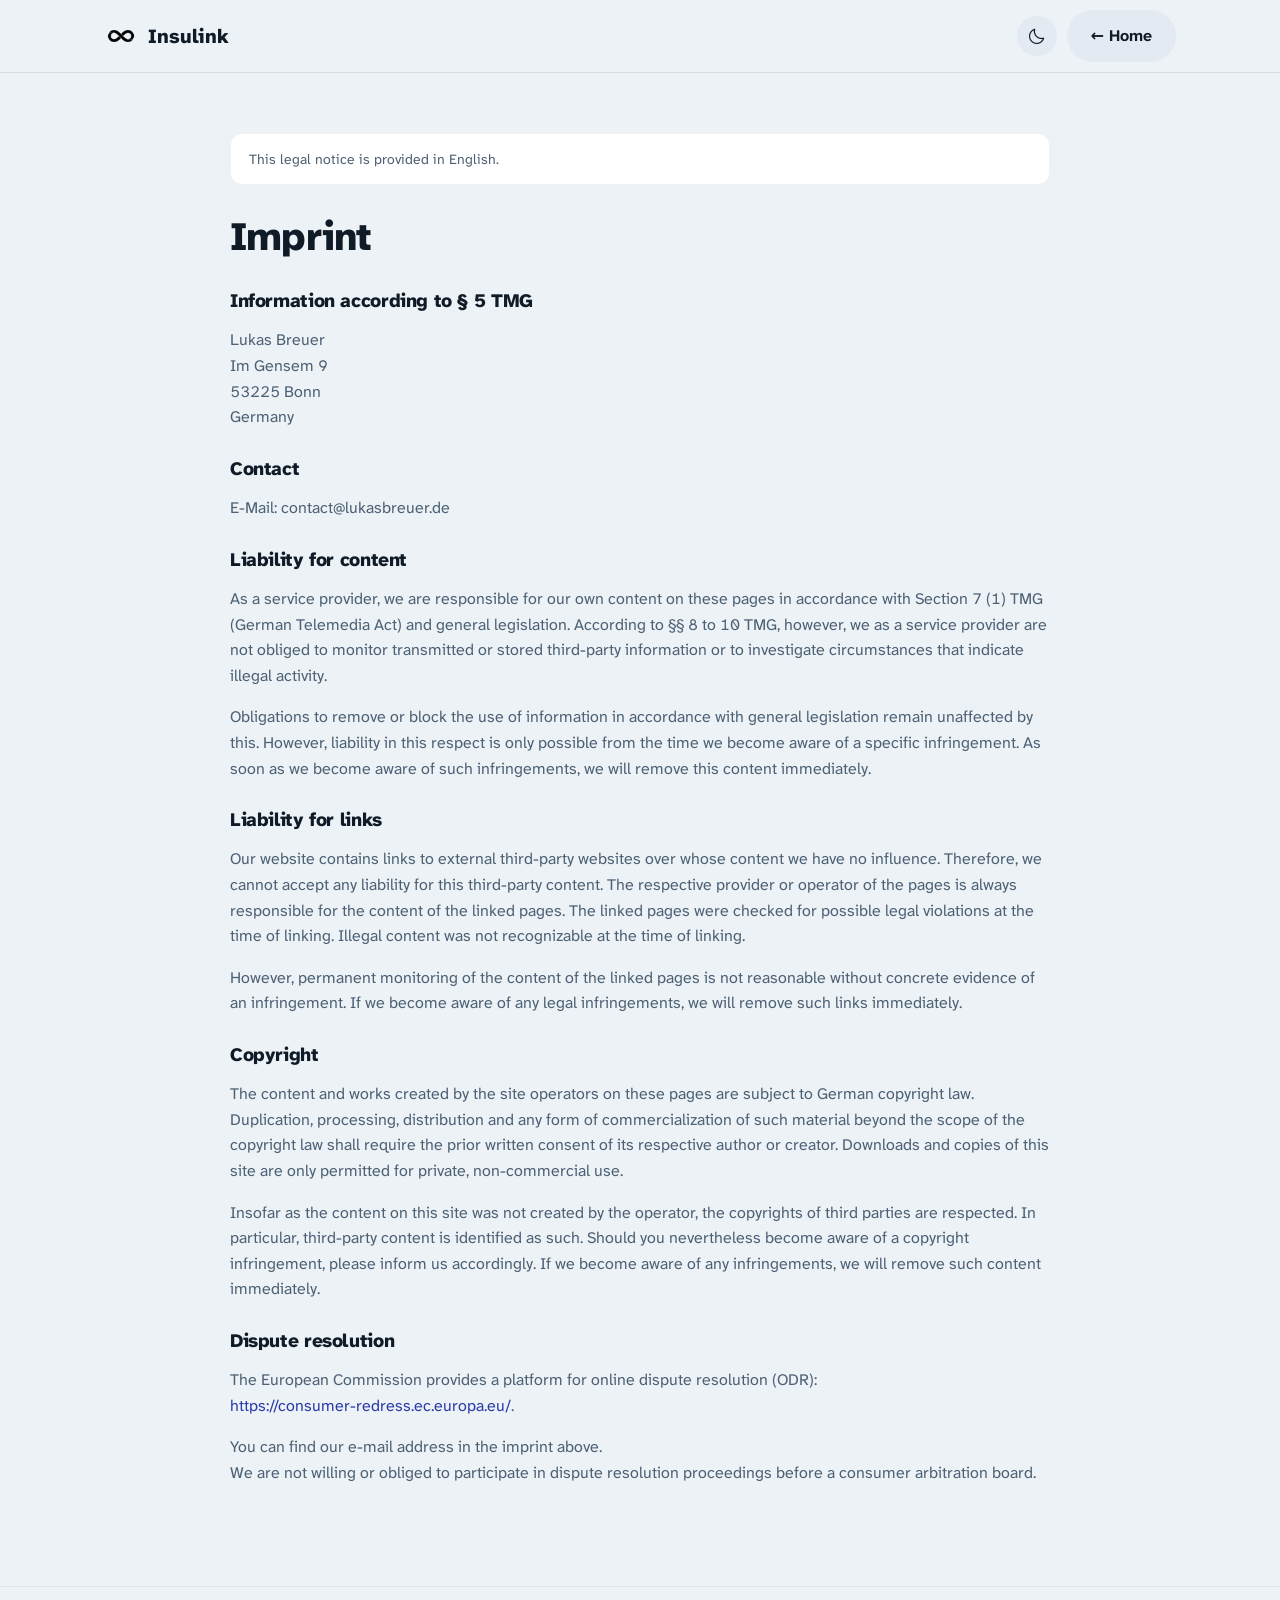
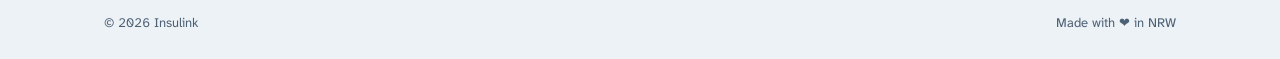
<file: imprint.html>
<!DOCTYPE html>
<html lang="en" data-theme="dark">
<head>
  <meta charset="UTF-8">
  <meta name="viewport" content="width=device-width, initial-scale=1">
  <meta name="robots" content="index, follow">
  <title>Imprint — Insulink</title>
  <link rel="canonical" href="https://insulink.de/imprint.html">
  <link rel="icon" href="assets/img/favicon.png" type="image/png">
  <link rel="preload" href="assets/fonts/phosphor-subset.woff2" as="font" type="font/woff2" crossorigin>
  <link rel="stylesheet" href="assets/css/style.css">
  <script>
    (function () {
      var t = localStorage.getItem("insulink-theme");
      if (t !== "dark" && t !== "light") {
        t = window.matchMedia && window.matchMedia("(prefers-color-scheme: light)").matches ? "light" : "dark";
      }
      document.documentElement.setAttribute("data-theme", t);
    })();
  </script>
</head>
<body>
  <header class="site-header">
    <div class="wrap">
      <a class="brand" href="index.html"><img src="assets/img/logo-white.png" alt="Insulink logo">Insulink</a>
      <div class="header-actions">
        <button class="icon-btn" id="theme-toggle" aria-label="Switch theme">
          <i class="ph ph-sun theme-sun"></i><i class="ph ph-moon theme-moon"></i>
        </button>
        <a class="btn" href="index.html">← Home</a>
      </div>
    </div>
  </header>
  <main class="legal">
    <p class="lang-note">This legal notice is provided in English.</p>

      <h1 class="text-center mt-5 mb-5">Imprint</h1>
      <h3>Information according to § 5 TMG</h3>
      <p>
        Lukas Breuer<br>
        Im Gensem 9<br>
        53225 Bonn<br>
        Germany
      </p>
      <h3 class="mt-5">Contact</h3>
      <p>
        E-Mail: contact@lukasbreuer.de
      </p>
      <h3 class="mt-5">Liability for content</h3>
      <p>
        As a service provider, we are responsible for our own content on these pages in accordance with Section 7 (1) TMG (German Telemedia Act) and general legislation. According to §§ 8 to 10 TMG, however, we as a service provider are not obliged to monitor transmitted or stored third-party information or to investigate circumstances that indicate illegal activity.
      </p>
      <p>
        Obligations to remove or block the use of information in accordance with general legislation remain unaffected by this. However, liability in this respect is only possible from the time we become aware of a specific infringement. As soon as we become aware of such infringements, we will remove this content immediately.
      </p>
      <h3 class="mt-5">Liability for links</h3>
      <p>
        Our website contains links to external third-party websites over whose content we have no influence. Therefore, we cannot accept any liability for this third-party content. The respective provider or operator of the pages is always responsible for the content of the linked pages. The linked pages were checked for possible legal violations at the time of linking. Illegal content was not recognizable at the time of linking.
      </p>
      <p>
        However, permanent monitoring of the content of the linked pages is not reasonable without concrete evidence of an infringement. If we become aware of any legal infringements, we will remove such links immediately.
      </p>
      <h3 class="mt-5">Copyright</h3>
      <p>
        The content and works created by the site operators on these pages are subject to German copyright law. Duplication, processing, distribution and any form of commercialization of such material beyond the scope of the copyright law shall require the prior written consent of its respective author or creator. Downloads and copies of this site are only permitted for private, non-commercial use.
      </p>
      <p>
        Insofar as the content on this site was not created by the operator, the copyrights of third parties are respected. In particular, third-party content is identified as such. Should you nevertheless become aware of a copyright infringement, please inform us accordingly. If we become aware of any infringements, we will remove such content immediately.
      </p>
      <h3 class="mt-5">Dispute resolution</h3>
      <p>
        The European Commission provides a platform for online dispute resolution (ODR):<br>
        <a href="https://consumer-redress.ec.europa.eu/" target="_blank" rel="noopener noreferrer">https://consumer-redress.ec.europa.eu/</a>.
      </p>
      <p class="mb-5">
        You can find our e-mail address in the imprint above.<br>
        We are not willing or obliged to participate in dispute resolution proceedings before a consumer arbitration board.
      </p>
  </main>
  <footer class="site-footer">
    <div class="wrap">
      <div class="footer-bottom">
        <span>© <span id="year">2026</span> Insulink</span>
        <span>Made with ❤️ in NRW</span>
      </div>
    </div>
  </footer>
  <script>document.getElementById("year").textContent = new Date().getFullYear();</script>
  <script src="assets/js/main.js"></script>
</body>
</html>
</file>
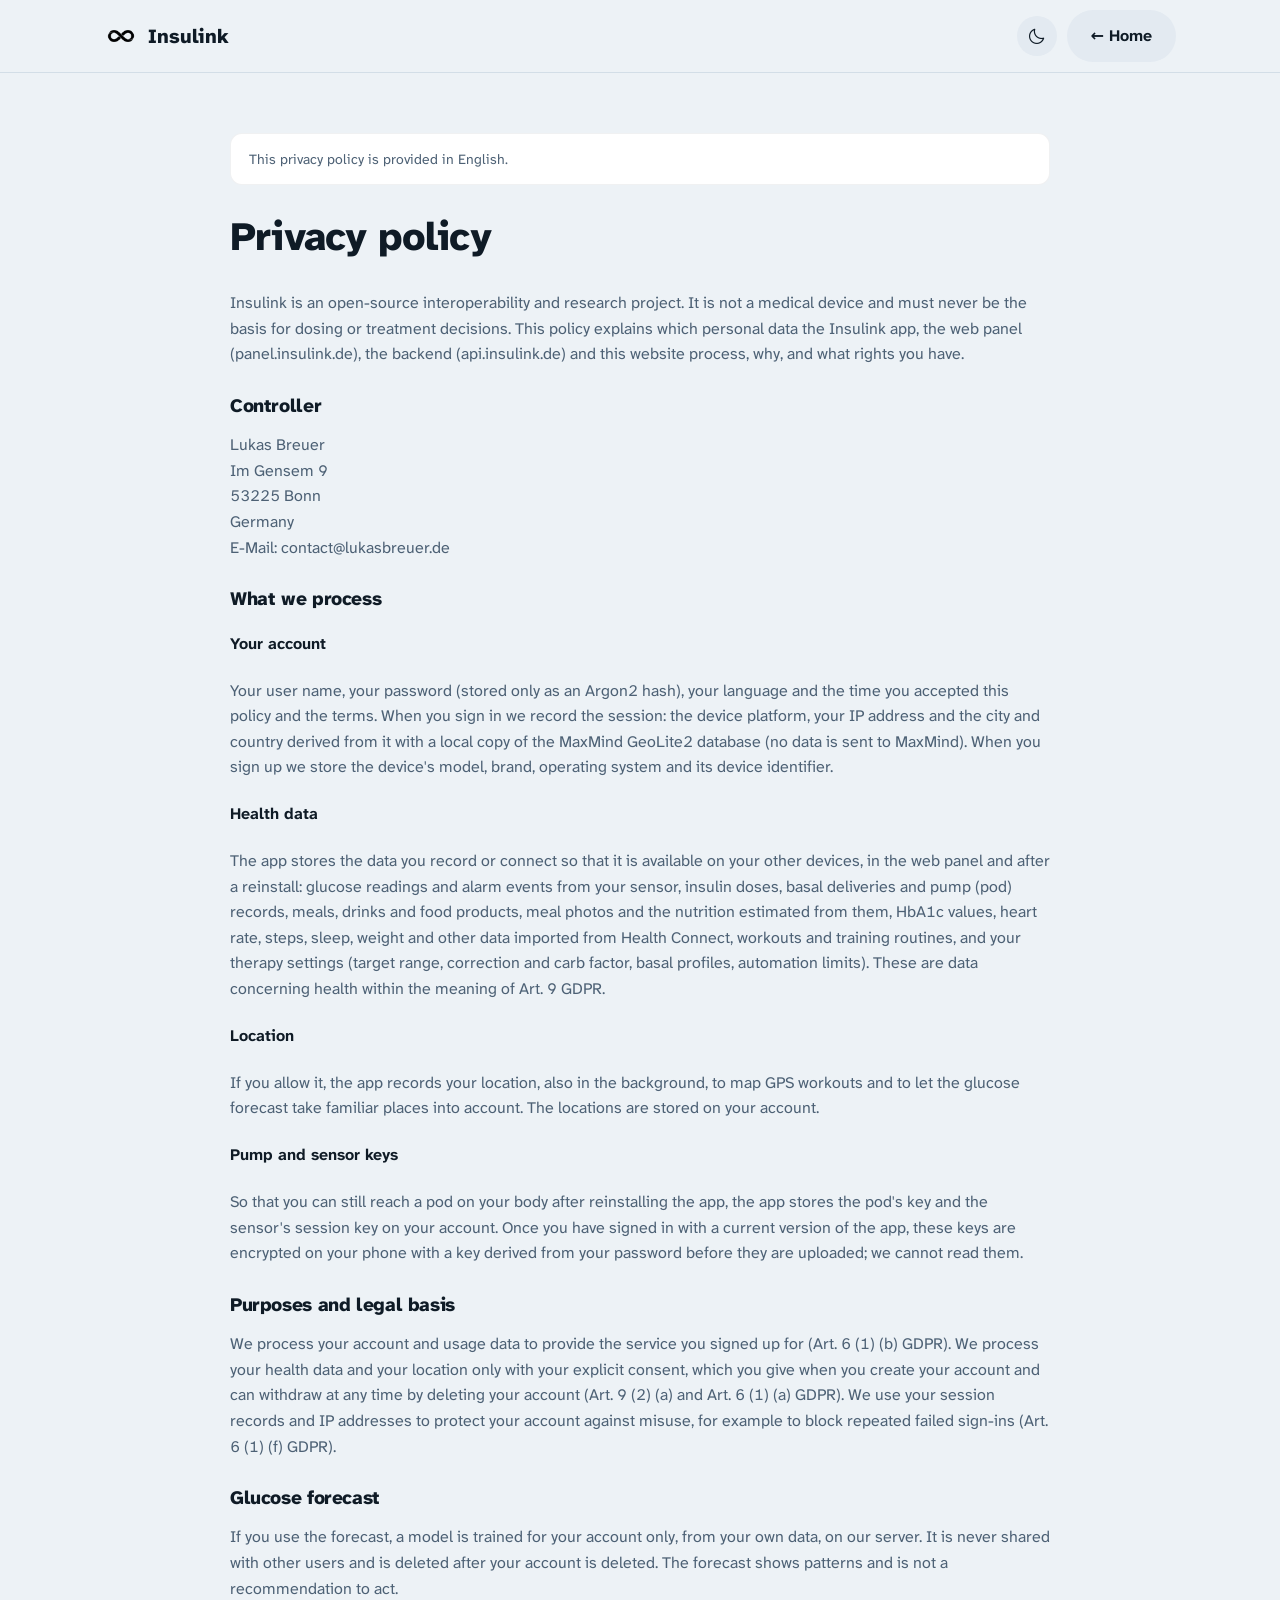
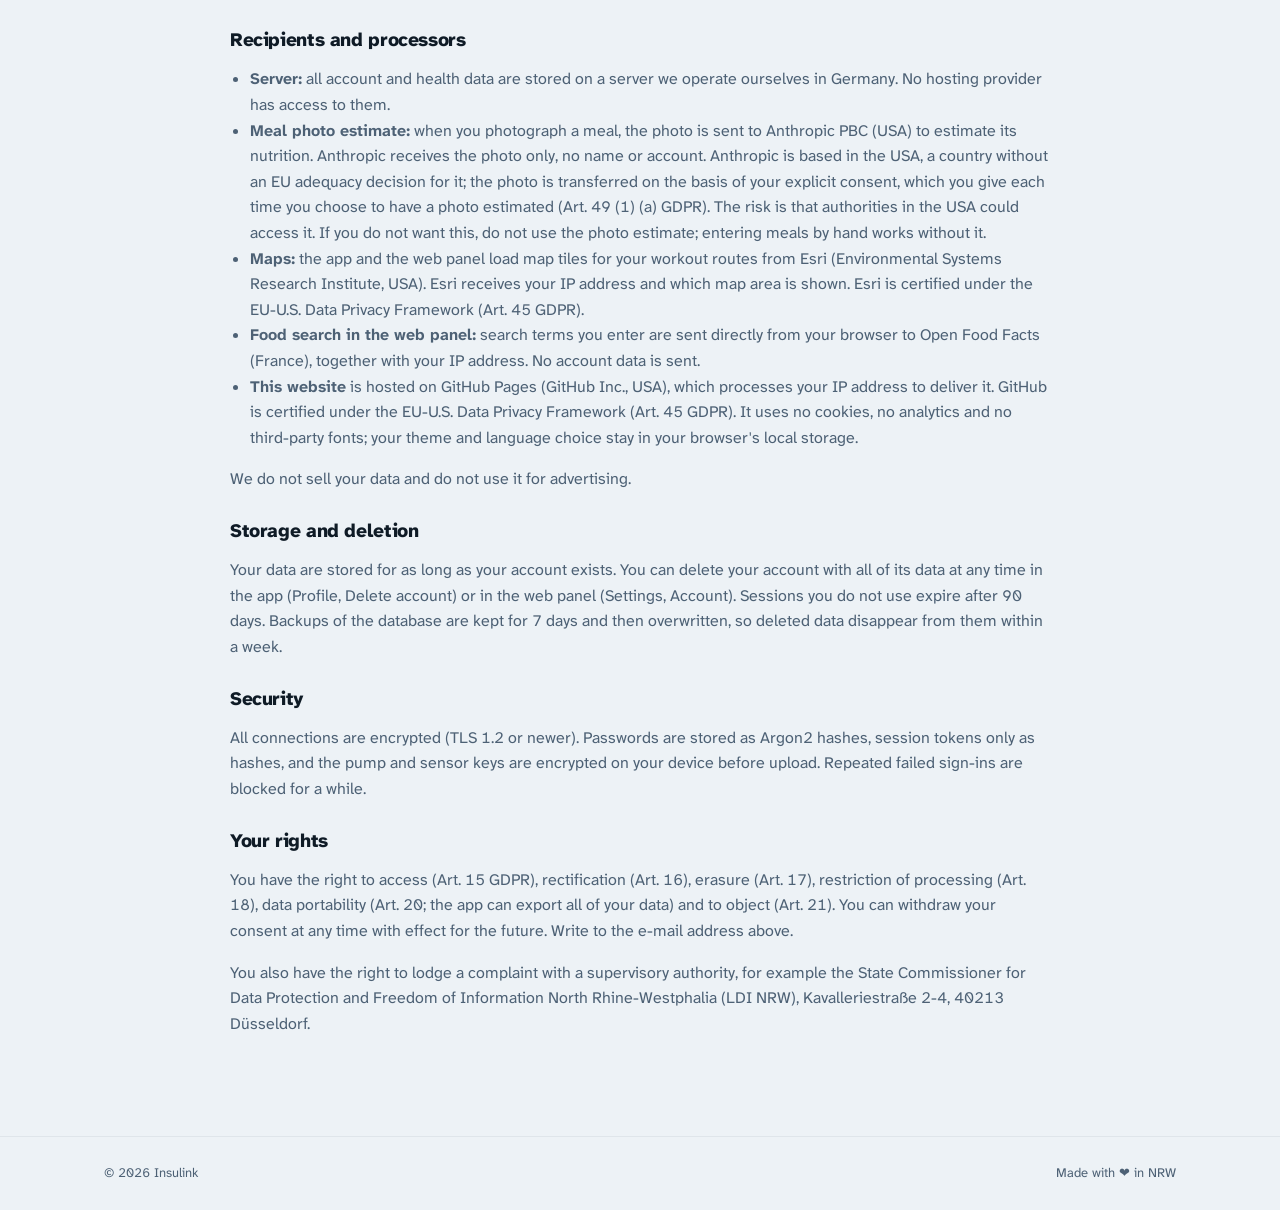
<file: privacy.html>
<!DOCTYPE html>
<html lang="en" data-theme="dark">
<head>
  <meta charset="UTF-8">
  <meta name="viewport" content="width=device-width, initial-scale=1">
  <meta name="robots" content="index, follow">
  <title>Privacy policy — Insulink</title>
  <link rel="canonical" href="https://insulink.de/privacy.html">
  <link rel="icon" href="assets/img/favicon.png" type="image/png">
  <link rel="preload" href="assets/fonts/phosphor-subset.woff2" as="font" type="font/woff2" crossorigin>
  <link rel="stylesheet" href="assets/css/style.css">
  <script>
    (function () {
      var t = localStorage.getItem("insulink-theme");
      if (t !== "dark" && t !== "light") {
        t = window.matchMedia && window.matchMedia("(prefers-color-scheme: light)").matches ? "light" : "dark";
      }
      document.documentElement.setAttribute("data-theme", t);
    })();
  </script>
</head>
<body>
  <header class="site-header">
    <div class="wrap">
      <a class="brand" href="index.html"><img src="assets/img/logo-white.png" alt="Insulink logo">Insulink</a>
      <div class="header-actions">
        <button class="icon-btn" id="theme-toggle" aria-label="Switch theme">
          <i class="ph ph-sun theme-sun"></i><i class="ph ph-moon theme-moon"></i>
        </button>
        <a class="btn" href="index.html">← Home</a>
      </div>
    </div>
  </header>
  <main class="legal">
    <p class="lang-note">This privacy policy is provided in English.</p>

      <h1 class="text-center mt-5 mb-5">Privacy policy</h1>
      <p>
        Insulink is an open-source interoperability and research project. It is not a medical device and must never be the basis for dosing or treatment decisions.
        This policy explains which personal data the Insulink app, the web panel (panel.insulink.de), the backend (api.insulink.de) and this website process, why, and what rights you have.
      </p>

      <h3 class="mt-5">Controller</h3>
      <p>
        Lukas Breuer<br>
        Im Gensem 9<br>
        53225 Bonn<br>
        Germany<br>
        E-Mail: contact@lukasbreuer.de
      </p>

      <h3 class="mt-5">What we process</h3>
      <h4>Your account</h4>
      <p>
        Your user name, your password (stored only as an Argon2 hash), your language and the time you accepted this policy and the terms.
        When you sign in we record the session: the device platform, your IP address and the city and country derived from it with a local copy of the MaxMind GeoLite2 database (no data is sent to MaxMind).
        When you sign up we store the device's model, brand, operating system and its device identifier.
      </p>
      <h4>Health data</h4>
      <p>
        The app stores the data you record or connect so that it is available on your other devices, in the web panel and after a reinstall:
        glucose readings and alarm events from your sensor, insulin doses, basal deliveries and pump (pod) records, meals, drinks and food products, meal photos and the nutrition estimated from them,
        HbA1c values, heart rate, steps, sleep, weight and other data imported from Health Connect, workouts and training routines, and your therapy settings (target range, correction and carb factor, basal profiles, automation limits).
        These are data concerning health within the meaning of Art. 9 GDPR.
      </p>
      <h4>Location</h4>
      <p>
        If you allow it, the app records your location, also in the background, to map GPS workouts and to let the glucose forecast take familiar places into account. The locations are stored on your account.
      </p>
      <h4>Pump and sensor keys</h4>
      <p>
        So that you can still reach a pod on your body after reinstalling the app, the app stores the pod's key and the sensor's session key on your account.
        Once you have signed in with a current version of the app, these keys are encrypted on your phone with a key derived from your password before they are uploaded; we cannot read them.
      </p>

      <h3 class="mt-5">Purposes and legal basis</h3>
      <p>
        We process your account and usage data to provide the service you signed up for (Art. 6 (1) (b) GDPR).
        We process your health data and your location only with your explicit consent, which you give when you create your account and can withdraw at any time by deleting your account (Art. 9 (2) (a) and Art. 6 (1) (a) GDPR).
        We use your session records and IP addresses to protect your account against misuse, for example to block repeated failed sign-ins (Art. 6 (1) (f) GDPR).
      </p>

      <h3 class="mt-5">Glucose forecast</h3>
      <p>
        If you use the forecast, a model is trained for your account only, from your own data, on our server. It is never shared with other users and is deleted after your account is deleted.
        The forecast shows patterns and is not a recommendation to act.
      </p>

      <h3 class="mt-5">Recipients and processors</h3>
      <ul>
        <li><strong>Server:</strong> all account and health data are stored on a server we operate ourselves in Germany. No hosting provider has access to them.</li>
        <li><strong>Meal photo estimate:</strong> when you photograph a meal, the photo is sent to Anthropic PBC (USA) to estimate its nutrition. Anthropic receives the photo only, no name or account. Anthropic is based in the USA, a country without an EU adequacy decision for it; the photo is transferred on the basis of your explicit consent, which you give each time you choose to have a photo estimated (Art. 49 (1) (a) GDPR). The risk is that authorities in the USA could access it. If you do not want this, do not use the photo estimate; entering meals by hand works without it.</li>
        <li><strong>Maps:</strong> the app and the web panel load map tiles for your workout routes from Esri (Environmental Systems Research Institute, USA). Esri receives your IP address and which map area is shown. Esri is certified under the EU-U.S. Data Privacy Framework (Art. 45 GDPR).</li>
        <li><strong>Food search in the web panel:</strong> search terms you enter are sent directly from your browser to Open Food Facts (France), together with your IP address. No account data is sent.</li>
        <li><strong>This website</strong> is hosted on GitHub Pages (GitHub Inc., USA), which processes your IP address to deliver it. GitHub is certified under the EU-U.S. Data Privacy Framework (Art. 45 GDPR). It uses no cookies, no analytics and no third-party fonts; your theme and language choice stay in your browser's local storage.</li>
      </ul>
      <p>We do not sell your data and do not use it for advertising.</p>

      <h3 class="mt-5">Storage and deletion</h3>
      <p>
        Your data are stored for as long as your account exists. You can delete your account with all of its data at any time in the app (Profile, Delete account) or in the web panel (Settings, Account).
        Sessions you do not use expire after 90 days. Backups of the database are kept for 7 days and then overwritten, so deleted data disappear from them within a week.
      </p>

      <h3 class="mt-5">Security</h3>
      <p>
        All connections are encrypted (TLS 1.2 or newer). Passwords are stored as Argon2 hashes, session tokens only as hashes, and the pump and sensor keys are encrypted on your device before upload.
        Repeated failed sign-ins are blocked for a while.
      </p>

      <h3 class="mt-5">Your rights</h3>
      <p>
        You have the right to access (Art. 15 GDPR), rectification (Art. 16), erasure (Art. 17), restriction of processing (Art. 18), data portability (Art. 20; the app can export all of your data) and to object (Art. 21).
        You can withdraw your consent at any time with effect for the future. Write to the e-mail address above.
      </p>
      <p class="mb-5">
        You also have the right to lodge a complaint with a supervisory authority, for example the State Commissioner for Data Protection and Freedom of Information North Rhine-Westphalia (LDI NRW), Kavalleriestraße 2-4, 40213 Düsseldorf.
      </p>
  </main>
  <footer class="site-footer">
    <div class="wrap">
      <div class="footer-bottom">
        <span>© <span id="year">2026</span> Insulink</span>
        <span>Made with ❤️ in NRW</span>
      </div>
    </div>
  </footer>
  <script>document.getElementById("year").textContent = new Date().getFullYear();</script>
  <script src="assets/js/main.js"></script>
</body>
</html>
</file>
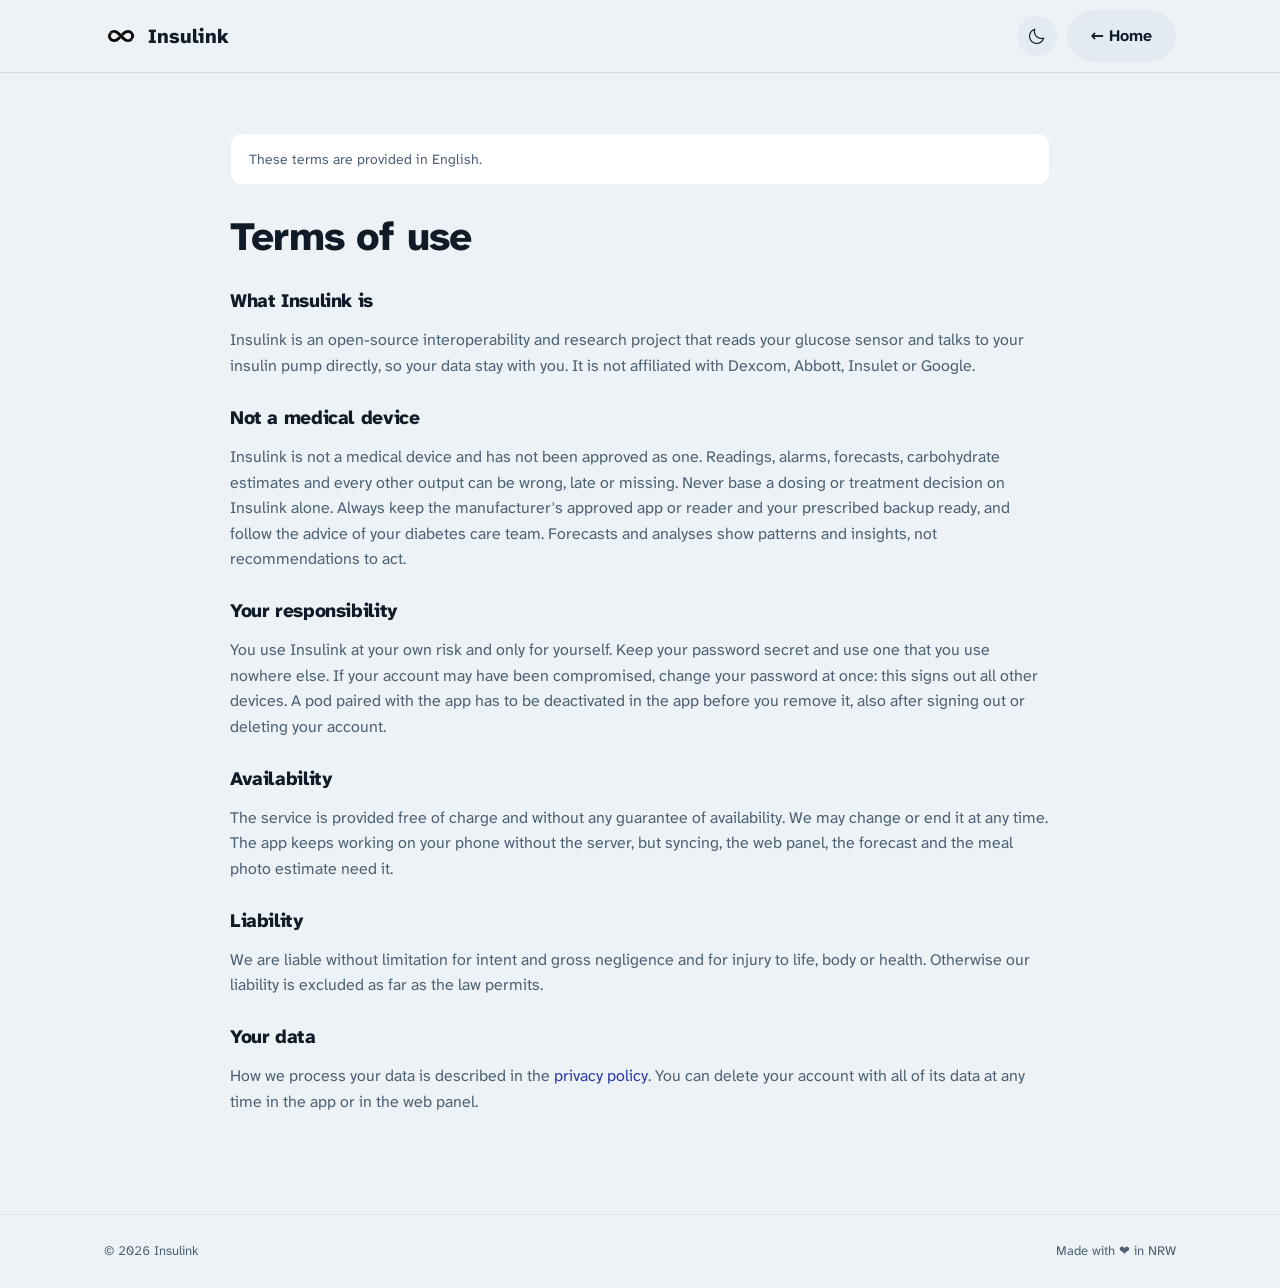
<file: terms.html>
<!DOCTYPE html>
<html lang="en" data-theme="dark">
<head>
  <meta charset="UTF-8">
  <meta name="viewport" content="width=device-width, initial-scale=1">
  <meta name="robots" content="index, follow">
  <title>Terms of use — Insulink</title>
  <link rel="canonical" href="https://insulink.de/terms.html">
  <link rel="icon" href="assets/img/favicon.png" type="image/png">
  <link rel="preload" href="assets/fonts/phosphor-subset.woff2" as="font" type="font/woff2" crossorigin>
  <link rel="stylesheet" href="assets/css/style.css">
  <script>
    (function () {
      var t = localStorage.getItem("insulink-theme");
      if (t !== "dark" && t !== "light") {
        t = window.matchMedia && window.matchMedia("(prefers-color-scheme: light)").matches ? "light" : "dark";
      }
      document.documentElement.setAttribute("data-theme", t);
    })();
  </script>
</head>
<body>
  <header class="site-header">
    <div class="wrap">
      <a class="brand" href="index.html"><img src="assets/img/logo-white.png" alt="Insulink logo">Insulink</a>
      <div class="header-actions">
        <button class="icon-btn" id="theme-toggle" aria-label="Switch theme">
          <i class="ph ph-sun theme-sun"></i><i class="ph ph-moon theme-moon"></i>
        </button>
        <a class="btn" href="index.html">← Home</a>
      </div>
    </div>
  </header>
  <main class="legal">
    <p class="lang-note">These terms are provided in English.</p>

      <h1 class="text-center mt-5 mb-5">Terms of use</h1>

      <h3 class="mt-5">What Insulink is</h3>
      <p>
        Insulink is an open-source interoperability and research project that reads your glucose sensor and talks to your insulin pump directly, so your data stay with you.
        It is not affiliated with Dexcom, Abbott, Insulet or Google.
      </p>

      <h3 class="mt-5">Not a medical device</h3>
      <p>
        Insulink is not a medical device and has not been approved as one. Readings, alarms, forecasts, carbohydrate estimates and every other output can be wrong, late or missing.
        Never base a dosing or treatment decision on Insulink alone. Always keep the manufacturer's approved app or reader and your prescribed backup ready, and follow the advice of your diabetes care team.
        Forecasts and analyses show patterns and insights, not recommendations to act.
      </p>

      <h3 class="mt-5">Your responsibility</h3>
      <p>
        You use Insulink at your own risk and only for yourself. Keep your password secret and use one that you use nowhere else.
        If your account may have been compromised, change your password at once: this signs out all other devices.
        A pod paired with the app has to be deactivated in the app before you remove it, also after signing out or deleting your account.
      </p>

      <h3 class="mt-5">Availability</h3>
      <p>
        The service is provided free of charge and without any guarantee of availability. We may change or end it at any time. The app keeps working on your phone without the server, but syncing, the web panel, the forecast and the meal photo estimate need it.
      </p>

      <h3 class="mt-5">Liability</h3>
      <p>
        We are liable without limitation for intent and gross negligence and for injury to life, body or health. Otherwise our liability is excluded as far as the law permits.
      </p>

      <h3 class="mt-5">Your data</h3>
      <p class="mb-5">
        How we process your data is described in the <a href="privacy.html">privacy policy</a>. You can delete your account with all of its data at any time in the app or in the web panel.
      </p>
  </main>
  <footer class="site-footer">
    <div class="wrap">
      <div class="footer-bottom">
        <span>© <span id="year">2026</span> Insulink</span>
        <span>Made with ❤️ in NRW</span>
      </div>
    </div>
  </footer>
  <script>document.getElementById("year").textContent = new Date().getFullYear();</script>
  <script src="assets/js/main.js"></script>
</body>
</html>
</file>
<file: assets/css/style.css>
/* Insulink: project homepage, styled like the app (insulink-app
   lib/src/theme/insulink_colors.dart and design/website/WEBSITE.md).
   Every colour is a token here; components never use a hex value. */

:root {
  --ground: #0F1B26;
  --panel: #152432;
  --panel-raised: #1A2C3D;
  --button-soft: #1E3042;
  --line: #26394B;
  --border: rgba(234, 241, 246, 0.08);
  --text: #EAF1F6;
  --muted: #97A9BA;
  --accent: #9DAEFF;
  --on-accent: #0F1B26;
  --accent-text: #C4CEFF;
  --range: #7CCB8F;
  --high: #F4B740;
  --high-text: var(--high);
  --low: #FF6B7F;
  --live: #7CCB8F;

  /* Bands and what floats on them (app, predictor, screens), the
     Zusammenspiel diagram. */
  --band: #132230;
  --card: #23394F;
  --card-ring: rgba(234, 241, 246, 0.16);
  --card-shadow: rgba(0, 0, 0, 0.45);
  --stage-shadow: rgba(0, 0, 0, 0.35);
  --recess: rgba(10, 18, 26, 0.55);
  --hairline: rgba(234, 241, 246, 0.12);
  --node: #2A4561;
  --node-ring: rgba(234, 241, 246, 0.20);
  --node-sub: #B3C2D1;
  --wire: rgba(234, 241, 246, 0.28);
  --diagram-top: #172A3D;
  --diagram-bottom: #122334;
  --diagram-edge: rgba(234, 241, 246, 0.10);
  --diagram-shadow: rgba(0, 0, 0, 0.35);
  --packet-forecast: #C9A7FF;
  --packet-dose: #2ED8B6;

  /* The hero and the closing call to action are accent in both themes, with
     navy on them: the light theme's accent would be too dark for navy text. */
  --brand: #9DAEFF;
  --navy: #0F1B26;
  --navy-78: rgba(15, 27, 38, 0.78);
  --navy-10: rgba(15, 27, 38, 0.10);
  --brand-button: rgba(255, 255, 255, 0.62);
  --navy-shadow: rgba(15, 27, 38, 0.45);
  --screen-shadow: rgba(0, 0, 0, 0.30);
  --on-navy: #EAF1F6;
  --phone: #0A131B;
  --phone-edge: rgba(234, 241, 246, 0.10);
  --phone-notch: #05090D;
  --on-navy-muted: #97A9BA;
  --on-navy-soft: #C9D5E0;
  --on-navy-edge: rgba(234, 241, 246, 0.06);
  --push-shadow: rgba(0, 0, 0, 0.25);
  /* The panel's browser window is dark in both themes, like its screenshot. */
  --window: #0A0B0E;
  --window-bar: #16181D;
  --window-dot: #3A3F48;
  --window-text: #9BA2AC;
  --window-edge: rgba(255, 255, 255, 0.06);
  --window-ring: rgba(234, 241, 246, 0.12);
  --window-pill: rgba(10, 11, 14, 0.78);
  --window-shadow: rgba(0, 0, 0, 0.55);

  --container: 1120px;
  --container-wide: 1200px;
  --gutter: 24px;
  --font: "Atkinson Hyperlegible Next", system-ui, sans-serif;

}

:root[data-theme="light"] {
  --ground: #EDF2F6;
  --panel: #FFFFFF;
  --panel-raised: #F5F8FB;
  --button-soft: #E3EAF1;
  --line: #D3DEE7;
  --border: rgba(15, 27, 38, 0.06);
  --text: #0F1B26;
  --muted: #4D6175;
  --accent: #3346C8;
  --on-accent: #FFFFFF;
  --accent-text: #2A3AA8;
  --range: #3B8A4F;
  --high: #A86A00;
  --high-text: #9A6100;
  --low: #C8293F;
  --band: #E3EAF1;
  --card: #FFFFFF;
  --card-ring: rgba(15, 27, 38, 0.08);
  --card-shadow: rgba(15, 27, 38, 0.14);
  --stage-shadow: rgba(15, 27, 38, 0.18);
  --recess: rgba(15, 27, 38, 0.08);
  --hairline: rgba(15, 27, 38, 0.10);
  --node: #FFFFFF;
  --node-ring: rgba(15, 27, 38, 0.14);
  --node-sub: #4D6175;
  --wire: rgba(15, 27, 38, 0.28);
  --diagram-top: #F5F8FB;
  --diagram-bottom: #EDF2F6;
  --diagram-edge: rgba(15, 27, 38, 0.08);
  --diagram-shadow: rgba(15, 27, 38, 0.10);
  --packet-forecast: #7A4FD0;
  --packet-dose: #13907A;
  --window-shadow: rgba(15, 27, 38, 0.16);
  --screen-shadow: rgba(15, 27, 38, 0.10);
}

* { box-sizing: border-box; }

html { scroll-behavior: smooth; }

body {
  margin: 0;
  background: var(--ground);
  color: var(--text);
  font-family: var(--font);
  font-variant-numeric: tabular-nums;
  line-height: 1.6;
  -webkit-font-smoothing: antialiased;
  overflow-x: hidden;
}

h1, h2, h3 { font-family: var(--font); font-weight: 800; line-height: 1.12; letter-spacing: -0.02em; }
a { color: inherit; text-decoration: none; }
img { max-width: 100%; }
.muted { color: var(--muted); }
svg.icon { flex: none; fill: none; stroke: currentColor; stroke-width: 2; stroke-linecap: round; stroke-linejoin: round; }

a:focus-visible, button:focus-visible, summary:focus-visible {
  outline: 3px solid var(--accent); outline-offset: 2px;
}
.hero a:focus-visible, .hero button:focus-visible { outline-color: var(--navy); }

.wrap {
  width: 100%; max-width: var(--container); margin: 0 auto;
  padding: 0 var(--gutter);
}
.wrap-wide { max-width: var(--container-wide); }

/* ---------- buttons: filled only, never an outline ---------- */
.btn {
  display: inline-flex; align-items: center; gap: 9px;
  height: 52px; padding: 0 24px; border: none; border-radius: 26px;
  background: var(--button-soft); color: var(--text);
  font: 700 16px/1 var(--font); white-space: nowrap; cursor: pointer;
  transition: filter 0.15s ease;
}
.btn:hover { filter: brightness(1.08); }
.btn-primary { background: var(--accent); color: var(--on-accent); }
.btn-ink { background: var(--navy); color: var(--on-navy); }
.btn-ink-soft { background: var(--brand-button); color: var(--navy); }
.btn-small { height: 40px; padding: 0 18px; border-radius: 20px; font-size: 15px; gap: 8px; }

.round-btn {
  display: inline-grid; place-items: center;
  min-width: 40px; height: 40px; padding: 0 14px; border: none; border-radius: 20px;
  background: var(--navy-10); color: var(--navy);
  font: 800 14px/1 var(--font); cursor: pointer;
}
.round-btn.square { padding: 0; }
.theme-moon { display: none; }
:root[data-theme="light"] .theme-sun { display: none; }
:root[data-theme="light"] .theme-moon { display: inline; }

.brand { display: inline-flex; align-items: center; gap: 10px; font-size: 20px; font-weight: 800; }

/* ---------- legal pages header (index.html has its nav in the hero) ---------- */
.site-header { background: var(--ground); border-bottom: 1px solid var(--line); }
.site-header .wrap { display: flex; align-items: center; gap: 20px; height: 72px; }
.brand img { width: 34px; height: 34px; }
:root[data-theme="light"] .brand img { content: url("../img/logo-black.png"); }
.header-actions { display: flex; align-items: center; gap: 10px; margin-left: auto; }
.icon-btn {
  display: inline-flex; align-items: center; justify-content: center;
  width: 40px; height: 40px; border: none; border-radius: 20px;
  background: var(--button-soft); color: var(--text); cursor: pointer;
}

/* ---------- Phosphor icons (legal pages and older sections) ---------- */
/* A self-hosted subset of Phosphor Regular 2.1.1 holding only the glyphs below.
   A new icon needs its codepoint here and in the subset; how to regenerate it:
   README. */
/* Atkinson Hyperlegible Next (OFL), served from here instead of Google Fonts,
   so no visitor's address goes to Google. Variable weight, Google's subsets. */
@font-face {
  font-family: "Atkinson Hyperlegible Next";
  font-weight: 400 800;
  font-display: swap;
  src: url("../fonts/atkinson-hyperlegible-next-latin-ext.woff2") format("woff2");
  unicode-range: U+0100-02BA, U+02BD-02C5, U+02C7-02CC, U+02CE-02D7, U+02DD-02FF, U+0304, U+0308, U+0329, U+1D00-1DBF, U+1E00-1E9F, U+1EF2-1EFF, U+2020, U+20A0-20AB, U+20AD-20C4, U+2113, U+2C60-2C7F, U+A720-A7FF;
}
@font-face {
  font-family: "Atkinson Hyperlegible Next";
  font-weight: 400 800;
  font-display: swap;
  src: url("../fonts/atkinson-hyperlegible-next-latin.woff2") format("woff2");
  unicode-range: U+0000-00FF, U+0131, U+0152-0153, U+02BB-02BC, U+02C6, U+02DA, U+02DC, U+0304, U+0308, U+0329, U+2000-206F, U+20AC, U+2122, U+2191, U+2193, U+2212, U+2215, U+FEFF, U+FFFD;
}
@font-face {
  font-family: "Phosphor";
  src: url("../fonts/phosphor-subset.woff2") format("woff2");
  font-display: swap;
}
.ph {
  font-family: "Phosphor" !important; speak: never;
  font-style: normal; font-weight: normal; line-height: 1;
  -webkit-font-smoothing: antialiased; -moz-osx-font-smoothing: grayscale;
}
.ph-broadcast::before { content: "\e0f2"; }
.ph-caret-left::before { content: "\e138"; }
.ph-caret-right::before { content: "\e13a"; }
.ph-chart-line-up::before { content: "\e156"; }
.ph-code::before { content: "\e1bc"; }
.ph-database::before { content: "\e1de"; }
.ph-lightbulb::before { content: "\e2dc"; }
.ph-list::before { content: "\e2f0"; }
.ph-moon::before { content: "\e330"; }
.ph-pulse::before { content: "\e000"; }
.ph-shield-warning::before { content: "\e412"; }
.ph-sign-in::before { content: "\e428"; }
.ph-squares-four::before { content: "\e464"; }
.ph-sun::before { content: "\e472"; }
.ph-x::before { content: "\e4f6"; }
.icon-btn .ph { font-size: 19px; line-height: 1; }
.btn .ph { font-size: 17px; line-height: 1; }

/* ---------- hero: accent surface, nav on it, the live app on the right ---------- */
/* Fixed spacing, no viewport height: at 1440 x 900 the whole phone fits. */
.hero { background: var(--brand); color: var(--navy); overflow: hidden; }
.hero-nav {
  display: flex; flex-wrap: wrap; align-items: center; gap: 28px;
  min-height: 72px;
}
.hero-nav .brand { color: var(--navy); }
.hero-links { display: flex; flex-wrap: wrap; gap: 2px; flex: 1; }
.hero-links a {
  padding: 8px 12px; border-radius: 18px;
  color: var(--navy-78); font-size: 15px; font-weight: 700;
}
.hero-links a:hover { color: var(--navy); background: var(--navy-10); }
.hero-actions { display: flex; align-items: center; gap: 8px; margin-left: auto; }

.hero-body {
  display: flex; flex-wrap: wrap; align-items: center; justify-content: space-between;
  gap: 40px; padding-top: 40px; padding-bottom: 72px;
}
.hero-copy { flex: 1 1 420px; max-width: 560px; }
.hero h1 {
  margin: 0; font-size: clamp(44px, 6vw, 80px); line-height: 0.98; letter-spacing: -0.04em;
}
.hero h1 .line { display: block; }
.hero .lead { margin: 26px 0 0; max-width: 470px; font-size: 19px; line-height: 1.55; color: var(--navy-78); }
.button-row { display: flex; flex-wrap: wrap; gap: 10px; margin-top: 32px; }
.hero-body .btn { height: 54px; border-radius: 27px; padding: 0 26px; }
.risk-note {
  display: flex; align-items: flex-start; gap: 8px;
  margin: 40px 0 0; max-width: 470px;
  font-size: 13px; line-height: 1.5; color: var(--navy-78);
}

/* The phone: a 414 x 868 frame around the real app (390 x 844, loaded from the
   app's GitHub Pages), scaled to 82 %. The app rounds its own corners to the
   screen radius (?frame=, passed by main.js). The demo has no status bar, so
   the screen keeps a strip in the app's background colour clear of the notch. */
.hero-phone { position: relative; flex: none; width: 340px; height: 712px; margin-right: 40px; }
.hero-rings { position: absolute; left: 50%; top: 50%; width: 800px; height: 800px; margin: -400px 0 0 -400px; }
.hero-rings circle { fill: none; stroke: var(--navy-10); stroke-width: 1.5; }
.phone {
  --screen-radius: 46px;
  position: absolute; left: 0; top: 0; transform: scale(0.82); transform-origin: top left;
  padding: 12px; border-radius: 58px;
  background: var(--phone); border: 1px solid var(--phone-edge);
  box-shadow: 0 30px 70px var(--navy-shadow);
}
.phone-screen {
  display: block; width: 390px; height: 844px; overflow: hidden; padding-top: 50px;
  border-radius: var(--screen-radius); background: var(--ground);
}
/* color-scheme: normal on both sides keeps the iframe transparent; a mismatch
   makes browsers paint an opaque backdrop behind it. */
.demo-frame { display: block; width: 100%; height: 100%; border: 0; background: transparent; color-scheme: normal; }
.phone-notch {
  position: absolute; top: 24px; left: 50%; width: 110px; height: 30px; margin-left: -55px;
  border-radius: 15px; background: var(--phone-notch);
}

@media (max-width: 860px) {
  .hero-phone { margin: 0 auto; }
}
@media (max-width: 760px) {
  .hero-links { display: none; }
  .hero-nav { gap: 12px; }
  .login-label { display: none; }
  .hero-nav .btn-small { padding: 0 12px; }
}

/* ---------- idea: one big sentence, three points with a line on the left ---------- */
.idea { text-align: center; }
.statement {
  margin: 0 auto; max-width: 900px;
  font-size: clamp(34px, 5vw, 60px); line-height: 1.08; letter-spacing: -0.03em;
}
.statement em { font-style: normal; color: var(--accent-text); }
.statement-lead { margin: 24px auto 0; max-width: 620px; font-size: 18px; line-height: 1.6; color: var(--muted); }
.idea-points {
  display: grid; grid-template-columns: repeat(auto-fit, minmax(min(240px, 100%), 1fr));
  gap: 32px; margin-top: 64px; text-align: left;
}
.idea-point { padding-left: 20px; border-left: 2px solid var(--line); }
.idea-point:first-child { border-left-color: var(--accent); }
.idea-point .icon { display: block; color: var(--accent); }
.idea-point h3 { margin: 14px 0 0; font-size: 19px; }
.idea-point p { margin: 6px 0 0; font-size: 15px; line-height: 1.55; color: var(--muted); }

/* ---------- sections: page colour or a flat band, 150 px apart ---------- */
.section { position: relative; padding: 150px 0; }
.band { background: var(--band); }
.glow-host { overflow: hidden; }
@media (max-width: 760px) {
  .section { padding: 96px 0; }
}

/* An accent glow, only ever behind a visual (app stage, browser window,
   diagram). Each use sets its own size and position. */
.glow {
  position: absolute; left: 50%; top: 50%; pointer-events: none;
  background: radial-gradient(closest-side, color-mix(in srgb, var(--accent) 20%, transparent), transparent);
}

/* ---------- section head (screens): small label + H2 left, controls right ---------- */
.section-head {
  display: flex; flex-wrap: wrap; justify-content: space-between; align-items: flex-end; gap: 16px;
}
.label { display: block; font-size: 15px; font-weight: 700; color: var(--accent-text); }
.section-head h2 { margin: 10px 0 0; font-size: clamp(30px, 4vw, 44px); line-height: 1.1; }

/* Centred head (panel, Zusammenspiel): label, a big H2, a lead. */
.center-head { position: relative; text-align: center; }
.center-head h2 {
  margin: 12px auto 0; max-width: 860px;
  font-size: clamp(36px, 5vw, 64px); line-height: 1.04; letter-spacing: -0.035em;
}
.center-head h2 em { font-style: normal; color: var(--accent-text); }
.center-lead { margin: 20px auto 0; max-width: 600px; font-size: 18px; line-height: 1.6; color: var(--muted); }
.center-actions { display: flex; flex-wrap: wrap; justify-content: center; align-items: center; gap: 12px; margin-top: 30px; }
.btn-primary { font-weight: 800; }
.text-link {
  display: inline-flex; align-items: center; gap: 6px; height: 52px; padding: 0 18px;
  font-size: 15px; font-weight: 700; color: var(--accent-text);
}
.text-link:hover, .code-link:hover { color: var(--text); }

/* ---------- component sections (app, predictor): copy beside a visual ---------- */
.split {
  display: grid; grid-template-columns: minmax(0, 1fr) minmax(0, 1.15fr);
  gap: 72px; align-items: center;
}
.split-flip { grid-template-columns: minmax(0, 1.15fr) minmax(0, 1fr); }
.split-copy { min-width: 0; }
.split h2 { margin: 16px 0 0; font-size: clamp(34px, 4.2vw, 52px); line-height: 1.05; letter-spacing: -0.03em; }
.split-lead { margin: 18px 0 0; max-width: 480px; font-size: 18px; line-height: 1.6; color: var(--muted); }
.points { max-width: 480px; margin: 28px 0 0; padding: 0; list-style: none; }
.points li { display: flex; gap: 14px; padding: 16px 0; border-top: 1px solid var(--line); }
.points b, .feature b { display: block; font-size: 16px; }
.points li > span:last-child > span { display: block; margin-top: 2px; font-size: 15px; line-height: 1.5; color: var(--muted); }
.soft-icon {
  display: grid; place-items: center; flex: none; width: 36px; height: 36px; border-radius: 18px;
  background: color-mix(in srgb, var(--accent) 12%, transparent); color: var(--accent);
}
.split-foot { display: flex; align-items: center; gap: 14px; margin: 22px 0 0; font-size: 14px; color: var(--muted); }
.code-link { display: inline-flex; align-items: center; gap: 6px; font-weight: 700; color: var(--accent-text); }
@media (max-width: 960px) {
  .split, .split-flip { grid-template-columns: 1fr; gap: 48px; }
}

/* ---------- app: two floating cards over a glow ---------- */
.app-stage { position: relative; min-width: 0; height: 640px; }
.app-stage .glow { width: 760px; height: 620px; margin: -310px 0 0 -380px; }

/* Live & alarms: accent with navy, like the hero, in both themes. */
.live-card {
  position: absolute; left: 0; top: 10px; width: 350px; padding: 26px; border-radius: 28px;
  background: var(--brand); color: var(--navy); box-shadow: 0 30px 60px var(--stage-shadow);
}
.live-card > b { font-size: 15px; }
.live-value { display: flex; align-items: flex-end; justify-content: space-between; margin-top: 22px; }
.live-number { display: flex; align-items: center; gap: 8px; }
.live-number b { font-size: 72px; font-weight: 800; letter-spacing: -0.05em; line-height: 0.9; }
.live-unit { text-align: right; font-size: 13px; color: var(--navy-78); }
.live-unit b { color: var(--navy); }
.sparkline { display: block; margin-top: 14px; overflow: visible; }
.sparkline path { fill: none; stroke: url(#sparkline-fade); stroke-width: 3; stroke-linecap: round; stroke-linejoin: round; }
.fade-start { stop-color: var(--navy); stop-opacity: 0.25; }
.fade-end { stop-color: var(--navy); }
.live-dot { fill: var(--navy); }

.push { position: relative; margin-top: 28px; padding-top: 10px; color: var(--on-navy); }
.push-behind {
  position: absolute; left: 16px; right: 16px; top: 0; height: 40px;
  border-radius: 20px; background: var(--navy); opacity: 0.5;
}
.push-card {
  position: relative; display: flex; gap: 12px; padding: 14px; border-radius: 20px;
  background: var(--navy); border: 1px solid var(--on-navy-edge); box-shadow: 0 12px 24px var(--push-shadow);
}
.push-icon {
  display: grid; place-items: center; flex: none; width: 38px; height: 38px;
  border-radius: 11px; background: var(--brand); color: var(--navy);
}
.push-text { flex: 1; min-width: 0; }
.push-meta { display: flex; justify-content: space-between; font-size: 12px; color: var(--on-navy-muted); }
.push-text b { display: block; margin-top: 3px; font-size: 15px; }
.push-text > span:last-child { display: block; margin-top: 2px; font-size: 13px; color: var(--on-navy-soft); }

/* Pump: a cut-out of the app's pump page; empty bars read as recessed. */
.pump-card {
  position: absolute; right: 0; bottom: 10px; width: 310px; padding: 18px 16px 16px; border-radius: 20px;
  background: var(--card); border: 1px solid var(--card-ring); box-shadow: 0 30px 60px var(--card-shadow);
}
.pump-head { display: flex; align-items: center; gap: 12px; }
.pump-icon {
  display: grid; place-items: center; flex: none; width: 44px; height: 44px; border-radius: 22px;
  background: color-mix(in srgb, var(--accent) 18%, transparent); color: var(--accent);
}
.pump-head b { display: block; font-size: 17px; font-weight: 800; }
.pump-state { display: flex; align-items: center; gap: 6px; margin-top: 2px; font-size: 13px; color: var(--muted); }
.pump-state i { display: block; width: 7px; height: 7px; border-radius: 4px; background: var(--range); }
.pump-row { margin-top: 14px; }
.pump-row:first-of-type { margin-top: 18px; }
.pump-label { display: flex; justify-content: space-between; align-items: baseline; margin-bottom: 8px; font-size: 13px; color: var(--muted); }
.pump-label b { font-size: 14px; color: var(--text); }
.segments { display: grid; grid-template-columns: repeat(3, minmax(0, 1fr)); gap: 4px; }
.segments i { display: block; height: 8px; border-radius: 4px; background: var(--recess); }
.segments i.on { background: var(--accent); }
.fill-bar { height: 8px; border-radius: 4px; overflow: hidden; background: var(--recess); }
.fill-bar i { display: block; height: 100%; border-radius: 4px; background: var(--accent); }
.pump-auto {
  display: flex; align-items: center; justify-content: space-between;
  margin-top: 18px; padding-top: 14px; border-top: 1px solid var(--border);
  font-size: 14px; font-weight: 700;
}
.mini-switch { display: inline-flex; gap: 2px; padding: 3px; border-radius: 16px; background: var(--recess); }
.mini-switch span { padding: 5px 10px; border-radius: 13px; font-size: 12px; font-weight: 700; color: var(--muted); }
.mini-switch .on { background: var(--accent); color: var(--on-accent); font-weight: 800; }
@media (max-width: 600px) {
  .live-card { width: auto; right: 24px; }
  .pump-card { width: auto; left: 40px; }
}

/* ---------- panel: centred head, a browser window with the real panel ---------- */
.panel-glow { top: 380px; width: 1500px; height: 900px; margin-left: -750px; }
/* The window chrome stays dark in both themes, like the screenshot in it. */
.browser-wrap { position: relative; max-width: 1288px; }
.browser {
  position: relative; display: block; max-width: 1240px; margin: 72px auto 0; overflow: hidden;
  border-radius: 20px; background: var(--window);
  box-shadow: 0 60px 120px var(--window-shadow), 0 0 0 1px var(--window-ring);
}
.browser-bar {
  position: relative; display: flex; align-items: center; height: 44px; padding: 0 16px;
  background: var(--window-bar); border-bottom: 1px solid var(--window-edge);
}
.browser-dots { display: flex; gap: 8px; }
.browser-dots i { display: block; width: 11px; height: 11px; border-radius: 6px; background: var(--window-dot); }
.browser-url {
  position: absolute; left: 50%; transform: translateX(-50%);
  display: flex; align-items: center; gap: 7px; height: 26px; padding: 0 16px; border-radius: 13px;
  background: var(--window); white-space: nowrap; font-size: 12.5px; color: var(--window-text);
}
/* The panel's own overview screenshot (main.js), always shown whole: the
   window takes its height from the picture, so nothing is ever cropped. */
.browser-shot { position: relative; display: block; }
.browser-shot img { display: block; width: 100%; height: auto; }
.browser-pill {
  position: absolute; right: 20px; bottom: 20px;
  display: inline-flex; align-items: center; gap: 8px; height: 40px; padding: 0 18px; border-radius: 20px;
  background: var(--window-pill); backdrop-filter: blur(8px); box-shadow: 0 0 0 1px var(--window-ring);
  font-size: 14px; font-weight: 700; color: var(--on-navy);
}
.browser-pill i {
  display: block; width: 8px; height: 8px; border-radius: 4px;
  background: var(--live); box-shadow: 0 0 0 4px color-mix(in srgb, var(--live) 20%, transparent);
}
.panel-features { position: relative; display: grid; grid-template-columns: repeat(3, minmax(0, 1fr)); gap: 32px; margin-top: 72px; }
.feature { display: flex; gap: 12px; }
.feature span span { font-size: 14px; color: var(--muted); }
@media (max-width: 960px) {
  .panel-features { grid-template-columns: 1fr; gap: 20px; margin-top: 48px; }
}
@media (max-width: 600px) {
  .browser-url { display: none; }
  .browser-pill { right: 10px; bottom: 10px; height: 32px; padding: 0 12px; font-size: 12px; }
}

/* ---------- predictor: one card; only the forecast is accent ---------- */
.predictor-card {
  min-width: 0; padding: 28px 30px 30px; border-radius: 32px; background: var(--card);
  box-shadow: 0 40px 80px var(--card-shadow), 0 0 0 1px var(--card-ring);
}
.predictor-name { display: inline-flex; align-items: center; gap: 10px; font-size: 16px; font-weight: 800; }
.predictor-icon {
  display: grid; place-items: center; width: 34px; height: 34px; border-radius: 17px;
  background: color-mix(in srgb, var(--accent) 14%, transparent); color: var(--accent);
}
.predictor-values { display: flex; align-items: flex-end; justify-content: space-between; gap: 16px; margin-top: 22px; }
.predictor-values span { display: block; font-size: 13px; color: var(--muted); }
.predictor-values b { display: block; font-size: 44px; font-weight: 800; letter-spacing: -0.04em; line-height: 1.05; }
.predictor-values .forecast { text-align: right; }
.predictor-values .forecast b { color: var(--accent); }
.predictor-arrow { flex: none; margin-bottom: 12px; }
.predictor-arrow path { fill: none; stroke: var(--muted); stroke-width: 2; stroke-linecap: round; stroke-linejoin: round; }
.predictor-chart { display: block; margin-top: 22px; overflow: visible; }
.pv-target { fill: color-mix(in srgb, var(--range) 6%, transparent); }
.pv-area { fill: url(#pv-area); }
.pv-area-top { stop-color: var(--range); stop-opacity: 0.22; }
.pv-area-bottom { stop-color: var(--range); stop-opacity: 0; }
.pv-line { fill: none; stroke: var(--range); stroke-width: 3; stroke-linecap: round; }
.pv-band { fill: url(#pv-band); }
.pv-band-start { stop-color: var(--accent); stop-opacity: 0.45; }
.pv-band-end { stop-color: var(--accent); stop-opacity: 0.12; }
.pv-forecast { fill: none; stroke: var(--accent); stroke-width: 3; stroke-linecap: round; stroke-dasharray: 1 7; }
.pv-now { stroke: color-mix(in srgb, var(--text) 25%, transparent); }
.pv-axis { font-size: 11px; fill: var(--muted); }
.pv-axis.now { font-weight: 700; fill: var(--text); }
.pv-axis.end { fill: var(--accent-text); }
.pv-meal-stem { stroke: color-mix(in srgb, var(--text) 22%, transparent); stroke-dasharray: 2 3; }
.pv-meal { fill: var(--card); stroke: color-mix(in srgb, var(--text) 35%, transparent); stroke-width: 1.5; }
.pv-meal-icon { fill: none; stroke: var(--muted); stroke-width: 1.2; stroke-linecap: round; }
.pv-now-dot { fill: var(--card); stroke: var(--text); stroke-width: 2.5; }
.pv-halo { fill: var(--accent); opacity: 0.2; }
.pv-end { fill: var(--accent); }
.predictor-note {
  display: flex; align-items: center; gap: 10px; margin: 18px 0 0; padding-top: 16px;
  border-top: 1px solid var(--hairline); font-size: 14px; color: var(--muted);
}

/* ---------- Zusammenspiel: the diagram in a box, the five steps below ---------- */
.flow-glow { top: 440px; width: 1200px; height: 700px; margin-left: -600px; background: radial-gradient(closest-side, color-mix(in srgb, var(--accent) 5%, transparent), transparent); }
.flow-box {
  position: relative; margin-top: 64px; padding: 48px 40px; border-radius: 36px; border: 1px solid transparent;
  background:
    radial-gradient(900px 420px at 50% 0%, color-mix(in srgb, var(--accent) 7%, transparent), transparent 70%) padding-box,
    linear-gradient(180deg, var(--diagram-top), var(--diagram-bottom)) padding-box,
    linear-gradient(180deg, color-mix(in srgb, var(--accent) 55%, transparent), var(--diagram-edge) 50%) border-box;
  box-shadow: 0 40px 80px var(--diagram-shadow);
}
.flow-diagram { display: block; overflow: visible; }
.wire { fill: none; stroke: var(--wire); stroke-width: 2; }
.wire.dashed { stroke-dasharray: 6 7; }
.packet.reading { fill: var(--range); }
.packet.data { fill: var(--accent); }
.packet.forecast { fill: var(--packet-forecast); }
.packet.dose { fill: var(--packet-dose); }
.node-box { fill: var(--node); stroke: var(--node-ring); stroke-width: 1.5; }
.node-glow { fill: none; stroke: var(--accent); stroke-width: 1.5; }
.node-icon-bg { fill: color-mix(in srgb, var(--accent) 18%, transparent); }
.node-icon { fill: none; stroke: var(--accent); stroke-width: 2; stroke-linecap: round; stroke-linejoin: round; }
.node-name { font-size: 17px; font-weight: 800; fill: var(--text); }
.node-sub { font-size: 13px; fill: var(--node-sub); }
.node-app .node-box { fill: var(--brand); }
.node-app .node-icon-bg { fill: var(--navy); }
.node-app .node-icon { stroke: var(--brand); }
.node-app .node-name { fill: var(--navy); }
.node-app .node-sub { fill: var(--navy-78); }

/* Numbered, because the order matters. Each step's line lights up in turn
   while the section is on screen (main.js adds .flow-live). */
.flow-steps {
  display: grid; grid-template-columns: repeat(5, minmax(0, 1fr)); gap: 24px;
  margin: 40px 0 0; padding: 0; list-style: none;
}
.flow-steps li { padding-top: 18px; border-top: 2px solid var(--line); }
.step-number { font-family: ui-monospace, monospace; font-size: 13px; font-weight: 700; color: var(--muted); }
.flow-steps b { display: block; margin-top: 6px; font-size: 17px; }
.flow-steps li > span:last-child { display: block; margin-top: 4px; font-size: 14px; line-height: 1.5; color: var(--muted); }
@keyframes step-on {
  0%, 20%, 100% { border-top-color: var(--line); }
  2%, 14% { border-top-color: var(--accent); }
}
.flow-live .flow-steps li { animation: step-on 7s linear infinite; }
.flow-live .flow-steps li:nth-child(2) { animation-delay: 1s; }
.flow-live .flow-steps li:nth-child(3) { animation-delay: 1.9s; }
.flow-live .flow-steps li:nth-child(4) { animation-delay: 3s; }
.flow-live .flow-steps li:nth-child(5) { animation-delay: 4.8s; }
@media (prefers-reduced-motion: reduce) {
  .flow-live .flow-steps li { animation: none; }
}
@media (max-width: 960px) {
  .flow-steps { grid-template-columns: 1fr 1fr; }
}
@media (max-width: 600px) {
  .flow-box { padding: 24px 16px; border-radius: 24px; }
}

/* ---------- screens: a strip that fades out on the right, arrows and dots ---------- */
.strip-controls { display: flex; align-items: center; gap: 8px; }
.strip-dots { display: flex; gap: 6px; margin-right: 8px; }
.strip-dots i { display: block; width: 6px; height: 6px; border-radius: 3px; background: var(--line); transition: width 0.2s ease; }
.strip-dots i.active { width: 22px; background: var(--accent); }
.strip-btn {
  display: grid; place-items: center; width: 48px; height: 48px; border-radius: 24px;
  border: 1px solid var(--border); background: var(--panel); color: var(--text); cursor: pointer;
}
.strip-btn:disabled { color: var(--muted); opacity: 0.5; cursor: default; }
/* The strip scrolls sideways, which clips it vertically too, so it keeps room
   above and below for the pictures' shadows and gives it back with margins. */
.strip {
  display: flex; gap: 20px; margin: 16px 0 -40px; padding: 24px 0 48px;
  overflow-x: auto; scroll-snap-type: x mandatory; scrollbar-width: none;
  -webkit-mask-image: linear-gradient(90deg, black 80%, transparent);
  mask-image: linear-gradient(90deg, black 80%, transparent);
}
.strip::-webkit-scrollbar { display: none; }
.strip figure { flex: none; width: 230px; margin: 0; scroll-snap-align: start; }
.strip img {
  display: block; width: 230px; height: 498px; object-fit: cover; object-position: top;
  border-radius: 30px; border: 1px solid var(--border); box-shadow: 0 20px 40px var(--screen-shadow);
}
.strip figcaption { margin-top: 14px; font-size: 15px; font-weight: 700; }

/* lightbox: native <dialog>, one full-height screen per snap page, swipe or arrows */
.lightbox {
  width: 100vw; height: 100vh; max-width: none; max-height: none;
  margin: 0; padding: 0; border: none; background: transparent; color: var(--text);
}
.lightbox::backdrop { background: var(--ground); opacity: 0.94; }
.lightbox-track { display: flex; height: 100%; overflow-x: auto; scroll-snap-type: x mandatory; scrollbar-width: none; }
.lightbox-track img {
  flex: 0 0 100%; width: 100%; height: 100%; padding: 4vh 64px;
  object-fit: contain; scroll-snap-align: center;
}
.lightbox .strip-btn { position: absolute; }
.lightbox-close { top: 16px; right: 16px; }
.lightbox-prev, .lightbox-next { top: 50%; transform: translateY(-50%); }
.lightbox-prev { left: 16px; }
.lightbox-next { right: 16px; }
@media (max-width: 720px) {
  .lightbox-track img { padding: 72px 16px 16px; }
  .lightbox-prev, .lightbox-next { display: none; }
}

/* ---------- FAQ: title left, one accordion panel right ---------- */
.faq-layout { display: flex; flex-wrap: wrap; gap: 40px; align-items: flex-start; }
.faq-intro { flex: 1 1 260px; }
.faq-intro h2 { margin: 10px 0 0; font-size: clamp(30px, 4vw, 44px); line-height: 1.1; }
.faq-intro p { margin: 14px 0 0; max-width: 300px; font-size: 16px; line-height: 1.55; color: var(--muted); }
.faq-ask { margin-top: 16px; height: 46px; border-radius: 23px; }
.faq {
  flex: 2 1 520px; min-width: 0; overflow: hidden;
  border-radius: 24px; background: var(--band); border: 1px solid var(--border);
}
.faq details + details { border-top: 1px solid var(--line); }
.faq summary {
  display: flex; align-items: center; justify-content: space-between; gap: 16px;
  padding: 22px 24px; list-style: none; cursor: pointer; font-size: 17px; font-weight: 700;
}
.faq summary::-webkit-details-marker { display: none; }
.faq-sign {
  display: grid; place-items: center; flex: none; width: 32px; height: 32px; border-radius: 16px;
  background: var(--button-soft); color: var(--muted);
}
.faq-sign .minus, .faq details[open] .faq-sign .plus { display: none; }
.faq details[open] .faq-sign .minus { display: block; }
.faq details[open] .faq-sign { background: color-mix(in srgb, var(--accent) 16%, transparent); color: var(--accent-text); }
.faq details p { margin: 0; padding: 0 72px 24px 24px; font-size: 16px; line-height: 1.6; color: var(--muted); }

/* ---------- call to action: the hero's accent surface again ---------- */
.cta { padding: 0; }
.cta-box {
  position: relative; overflow: hidden; padding: 72px 32px; border-radius: 40px;
  background: var(--brand); color: var(--navy); text-align: center;
}
.cta-rings { position: absolute; left: 50%; top: 50%; width: 900px; height: 900px; margin: -450px 0 0 -450px; }
.cta-rings circle { fill: none; stroke: var(--navy-10); stroke-width: 1.5; }
.cta-content { position: relative; }
.cta-logo {
  display: inline-grid; place-items: center; width: 64px; height: 64px; border-radius: 32px;
  background: var(--navy); color: var(--brand);
}
.cta h2 { margin: 24px 0 0; font-size: clamp(32px, 4.4vw, 52px); line-height: 1.05; letter-spacing: -0.03em; }
.cta p { margin: 16px auto 0; max-width: 480px; font-size: 18px; line-height: 1.55; color: var(--navy-78); }
.cta .button-row { justify-content: center; margin-top: 30px; }
.cta .btn { height: 54px; border-radius: 27px; padding: 0 26px; }
@media (max-width: 520px) {
  .cta h2 br { display: none; }
  .faq details p { padding-right: 24px; }
}

/* ---------- footer: brand left, three link columns, no bottom line ---------- */
.site-footer { margin-top: 96px; border-top: 1px solid var(--border); }
.footer-layout {
  display: flex; flex-wrap: wrap; justify-content: space-between; gap: 40px 64px;
  padding-top: 48px; padding-bottom: 40px;
}
.footer-brand { flex: 1 1 260px; max-width: 340px; }
.footer-brand .brand { font-size: 19px; }
.footer-brand p { margin: 12px 0 0; font-size: 14px; line-height: 1.55; color: var(--muted); }
.footer-cols { display: flex; flex-wrap: wrap; gap: 32px 64px; }
.footer-cols nav { display: flex; flex-direction: column; gap: 10px; }
.footer-title { display: block; margin-bottom: 4px; font-size: 13px; font-weight: 800; }
.footer-cols a { font-size: 14px; color: var(--muted); }
.footer-cols a:hover { color: var(--text); }
/* legal pages keep a one-line footer */
.footer-bottom { display: flex; justify-content: space-between; gap: 16px; flex-wrap: wrap; padding: 26px 0; font-size: 13px; color: var(--muted); }

/* ---------- reveal on scroll ---------- */
.reveal { opacity: 0; transform: translateY(24px); transition: opacity 0.6s ease, transform 0.4s ease; }
.reveal.in-view { opacity: 1; transform: none; }
@media (prefers-reduced-motion: reduce) {
  .reveal { opacity: 1; transform: none; transition: none; }
  html { scroll-behavior: auto; }
}

/* ---------- legal pages ---------- */
.legal { width: min(820px, 92%); margin: 60px auto 100px; }
.legal h1 { font-size: clamp(28px, 8vw, 40px); margin-bottom: 30px; }
.legal h2 { font-size: 26px; margin: 40px 0 14px; }
.legal h3 { font-size: 19px; margin: 28px 0 10px; }
.legal p, .legal li { color: var(--muted); }
.legal a, .legal .index-link { color: var(--accent-text); }
.legal ul { padding-left: 20px; }
.legal .back-link { display: inline-flex; align-items: center; gap: 8px; margin-bottom: 20px; color: var(--muted); font-weight: 700; }
.legal .back-link:hover { color: var(--text); }
.lang-note { border: 1px solid var(--border); border-radius: 12px; padding: 14px 18px; background: var(--panel); font-size: 14px; margin-bottom: 30px; }
</file>
